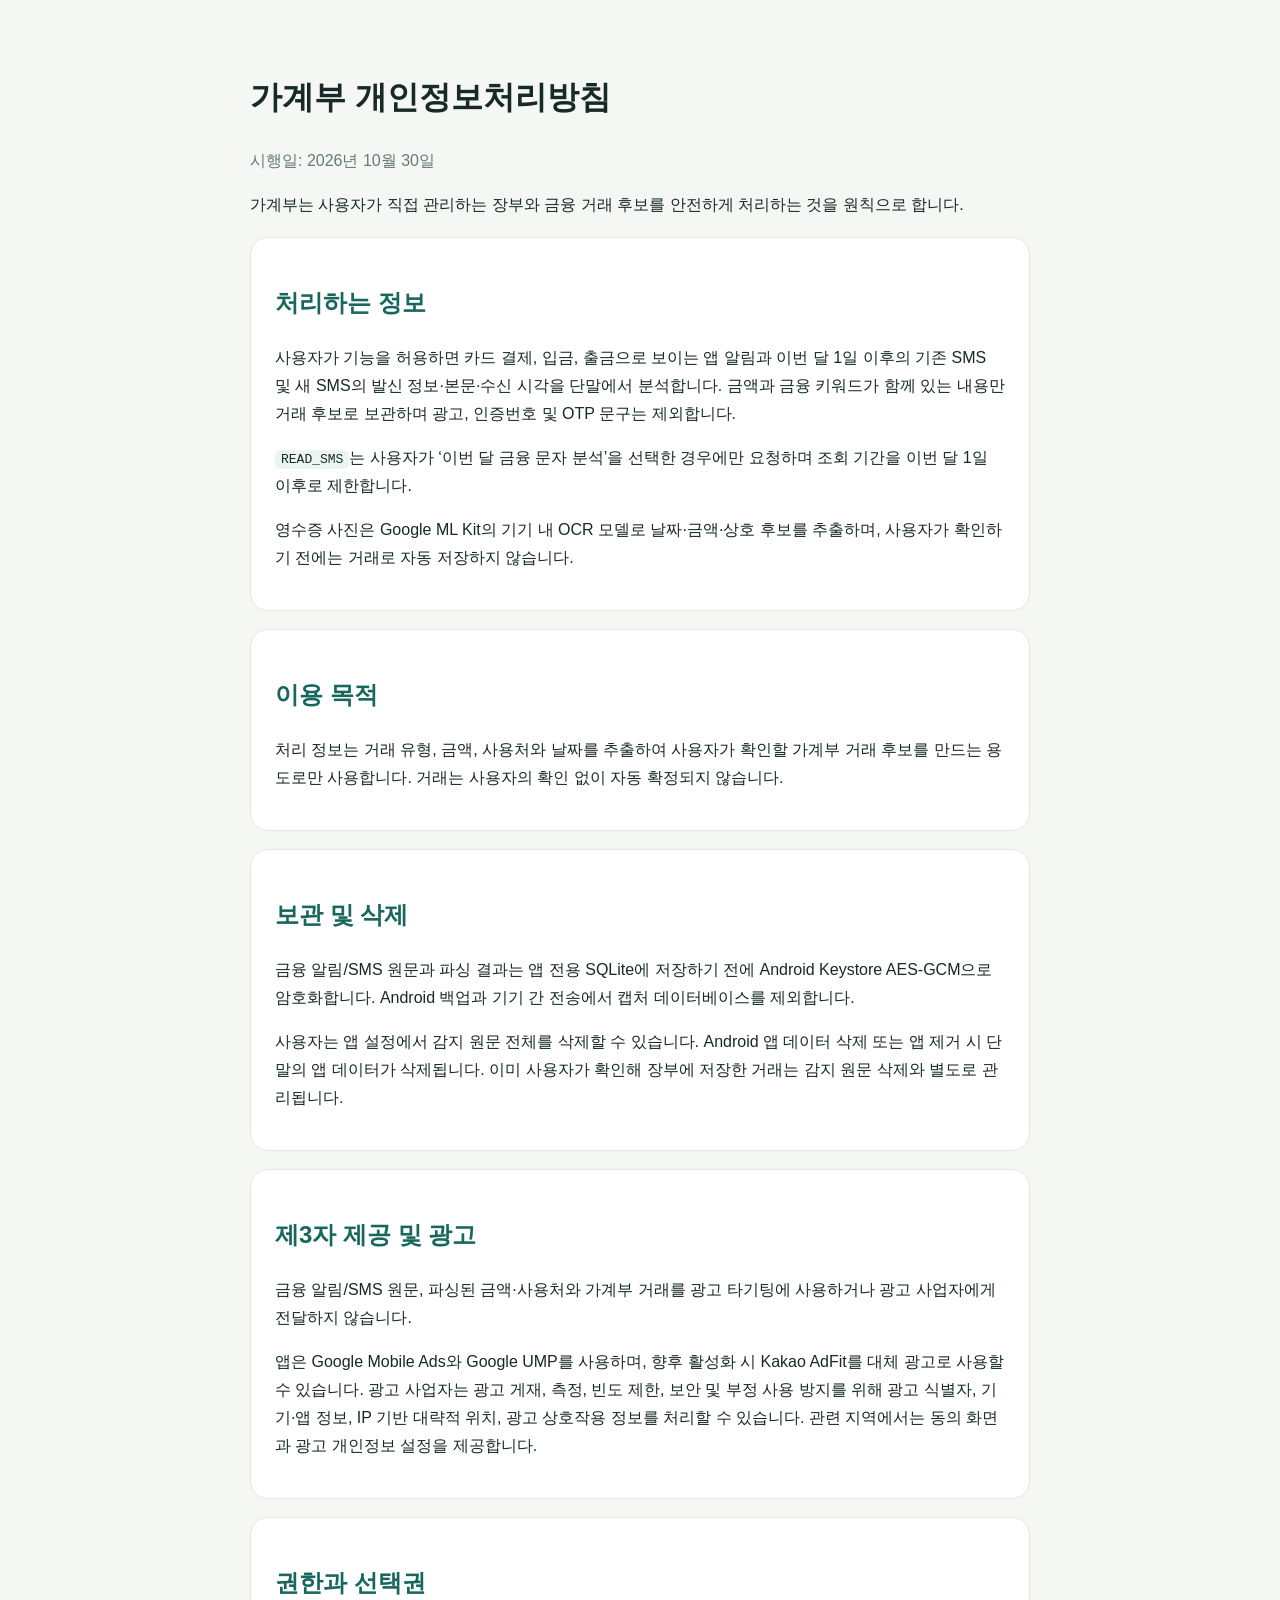
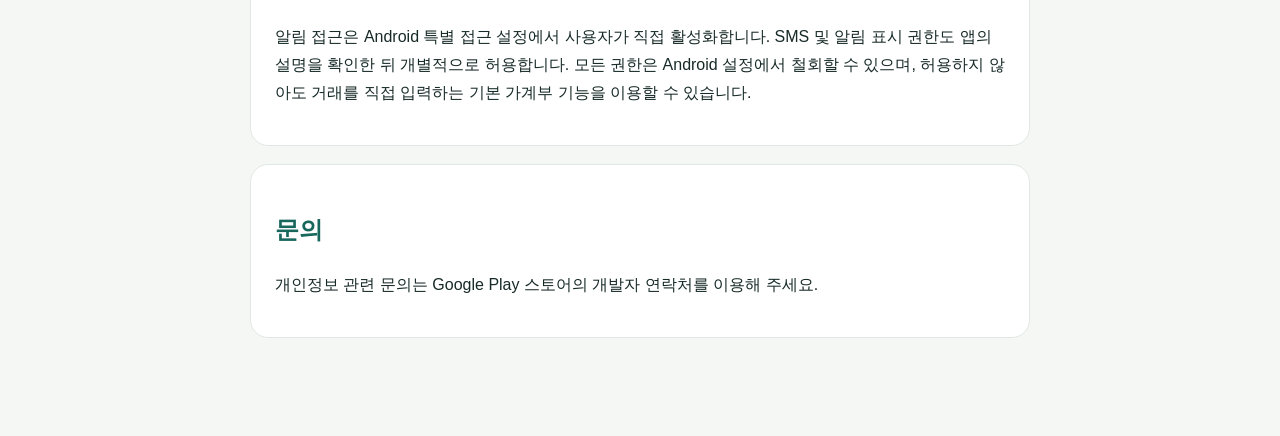
<file: store-listing/privacy-policy.html>
<!doctype html>
<html lang="ko">
<head>
  <meta charset="utf-8">
  <meta name="viewport" content="width=device-width, initial-scale=1">
  <title>가계부 개인정보처리방침</title>
  <style>
    body{margin:0;background:#f5f7f5;color:#172a27;font-family:-apple-system,BlinkMacSystemFont,"Noto Sans KR",sans-serif;line-height:1.75}
    main{max-width:780px;margin:0 auto;padding:48px 24px 80px}
    h1{font-size:2rem}h2{margin-top:2.25rem;color:#17675d}section{background:#fff;border:1px solid #dfe8e4;border-radius:18px;padding:8px 24px 22px;margin:18px 0}
    code{background:#edf5f2;padding:2px 6px;border-radius:5px}.meta{color:#667b76}
  </style>
</head>
<body><main>
  <h1>가계부 개인정보처리방침</h1>
  <p class="meta">시행일: 2026년 10월 30일</p>
  <p>가계부는 사용자가 직접 관리하는 장부와 금융 거래 후보를 안전하게 처리하는 것을 원칙으로 합니다.</p>

  <section><h2>처리하는 정보</h2>
    <p>사용자가 기능을 허용하면 카드 결제, 입금, 출금으로 보이는 앱 알림과 이번 달 1일 이후의 기존 SMS 및 새 SMS의 발신 정보·본문·수신 시각을 단말에서 분석합니다. 금액과 금융 키워드가 함께 있는 내용만 거래 후보로 보관하며 광고, 인증번호 및 OTP 문구는 제외합니다.</p>
    <p><code>READ_SMS</code>는 사용자가 ‘이번 달 금융 문자 분석’을 선택한 경우에만 요청하며 조회 기간을 이번 달 1일 이후로 제한합니다.</p>
    <p>영수증 사진은 Google ML Kit의 기기 내 OCR 모델로 날짜·금액·상호 후보를 추출하며, 사용자가 확인하기 전에는 거래로 자동 저장하지 않습니다.</p>
  </section>

  <section><h2>이용 목적</h2>
    <p>처리 정보는 거래 유형, 금액, 사용처와 날짜를 추출하여 사용자가 확인할 가계부 거래 후보를 만드는 용도로만 사용합니다. 거래는 사용자의 확인 없이 자동 확정되지 않습니다.</p>
  </section>

  <section><h2>보관 및 삭제</h2>
    <p>금융 알림/SMS 원문과 파싱 결과는 앱 전용 SQLite에 저장하기 전에 Android Keystore AES-GCM으로 암호화합니다. Android 백업과 기기 간 전송에서 캡처 데이터베이스를 제외합니다.</p>
    <p>사용자는 앱 설정에서 감지 원문 전체를 삭제할 수 있습니다. Android 앱 데이터 삭제 또는 앱 제거 시 단말의 앱 데이터가 삭제됩니다. 이미 사용자가 확인해 장부에 저장한 거래는 감지 원문 삭제와 별도로 관리됩니다.</p>
  </section>

  <section><h2>제3자 제공 및 광고</h2>
    <p>금융 알림/SMS 원문, 파싱된 금액·사용처와 가계부 거래를 광고 타기팅에 사용하거나 광고 사업자에게 전달하지 않습니다.</p>
    <p>앱은 Google Mobile Ads와 Google UMP를 사용하며, 향후 활성화 시 Kakao AdFit를 대체 광고로 사용할 수 있습니다. 광고 사업자는 광고 게재, 측정, 빈도 제한, 보안 및 부정 사용 방지를 위해 광고 식별자, 기기·앱 정보, IP 기반 대략적 위치, 광고 상호작용 정보를 처리할 수 있습니다. 관련 지역에서는 동의 화면과 광고 개인정보 설정을 제공합니다.</p>
  </section>

  <section><h2>권한과 선택권</h2>
    <p>알림 접근은 Android 특별 접근 설정에서 사용자가 직접 활성화합니다. SMS 및 알림 표시 권한도 앱의 설명을 확인한 뒤 개별적으로 허용합니다. 모든 권한은 Android 설정에서 철회할 수 있으며, 허용하지 않아도 거래를 직접 입력하는 기본 가계부 기능을 이용할 수 있습니다.</p>
  </section>

  <section><h2>문의</h2>
    <p>개인정보 관련 문의는 Google Play 스토어의 개발자 연락처를 이용해 주세요.</p>
  </section>
</main></body>
</html>
</file>
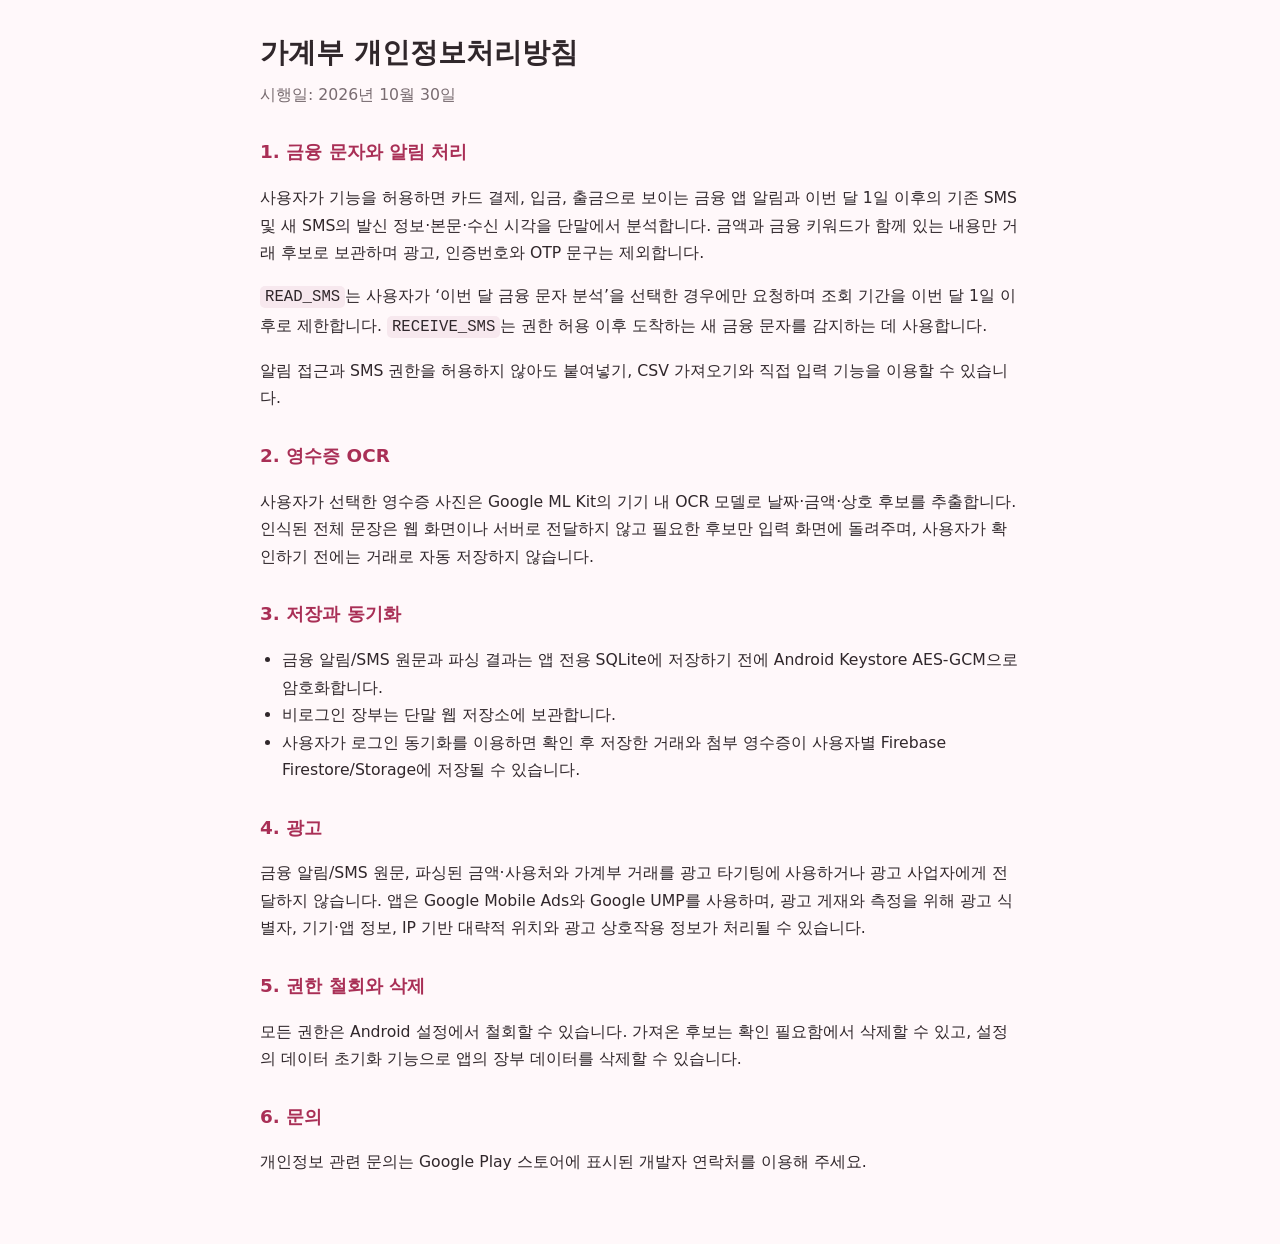
<file: app/src/main/assets/web/privacy.html>
<!doctype html>
<html lang="ko">
<head>
  <meta charset="utf-8">
  <meta name="viewport" content="width=device-width, initial-scale=1">
  <meta name="color-scheme" content="light">
  <title>가계부 개인정보처리방침</title>
  <style>
    :root{font-family:system-ui,-apple-system,BlinkMacSystemFont,"Segoe UI",sans-serif;color:#30272b;background:#fff8fa}
    body{max-width:760px;margin:0 auto;padding:28px 20px 56px;line-height:1.75}
    h1{font-size:1.75rem;margin:0 0 4px}h2{font-size:1.15rem;margin:28px 0 8px;color:#a92f56}
    p,li{font-size:.98rem}ul{padding-left:22px}.date{color:#796c71;margin-top:0}code{background:#f7e8ee;padding:2px 5px;border-radius:5px}
  </style>
</head>
<body>
  <h1>가계부 개인정보처리방침</h1>
  <p class="date">시행일: 2026년 10월 30일</p>

  <h2>1. 금융 문자와 알림 처리</h2>
  <p>사용자가 기능을 허용하면 카드 결제, 입금, 출금으로 보이는 금융 앱 알림과 이번 달 1일 이후의 기존 SMS 및 새 SMS의 발신 정보·본문·수신 시각을 단말에서 분석합니다. 금액과 금융 키워드가 함께 있는 내용만 거래 후보로 보관하며 광고, 인증번호와 OTP 문구는 제외합니다.</p>
  <p><code>READ_SMS</code>는 사용자가 ‘이번 달 금융 문자 분석’을 선택한 경우에만 요청하며 조회 기간을 이번 달 1일 이후로 제한합니다. <code>RECEIVE_SMS</code>는 권한 허용 이후 도착하는 새 금융 문자를 감지하는 데 사용합니다.</p>
  <p>알림 접근과 SMS 권한을 허용하지 않아도 붙여넣기, CSV 가져오기와 직접 입력 기능을 이용할 수 있습니다.</p>

  <h2>2. 영수증 OCR</h2>
  <p>사용자가 선택한 영수증 사진은 Google ML Kit의 기기 내 OCR 모델로 날짜·금액·상호 후보를 추출합니다. 인식된 전체 문장은 웹 화면이나 서버로 전달하지 않고 필요한 후보만 입력 화면에 돌려주며, 사용자가 확인하기 전에는 거래로 자동 저장하지 않습니다.</p>

  <h2>3. 저장과 동기화</h2>
  <ul>
    <li>금융 알림/SMS 원문과 파싱 결과는 앱 전용 SQLite에 저장하기 전에 Android Keystore AES-GCM으로 암호화합니다.</li>
    <li>비로그인 장부는 단말 웹 저장소에 보관합니다.</li>
    <li>사용자가 로그인 동기화를 이용하면 확인 후 저장한 거래와 첨부 영수증이 사용자별 Firebase Firestore/Storage에 저장될 수 있습니다.</li>
  </ul>

  <h2>4. 광고</h2>
  <p>금융 알림/SMS 원문, 파싱된 금액·사용처와 가계부 거래를 광고 타기팅에 사용하거나 광고 사업자에게 전달하지 않습니다. 앱은 Google Mobile Ads와 Google UMP를 사용하며, 광고 게재와 측정을 위해 광고 식별자, 기기·앱 정보, IP 기반 대략적 위치와 광고 상호작용 정보가 처리될 수 있습니다.</p>

  <h2>5. 권한 철회와 삭제</h2>
  <p>모든 권한은 Android 설정에서 철회할 수 있습니다. 가져온 후보는 확인 필요함에서 삭제할 수 있고, 설정의 데이터 초기화 기능으로 앱의 장부 데이터를 삭제할 수 있습니다.</p>

  <h2>6. 문의</h2>
  <p>개인정보 관련 문의는 Google Play 스토어에 표시된 개발자 연락처를 이용해 주세요.</p>
</body>
</html>
</file>
